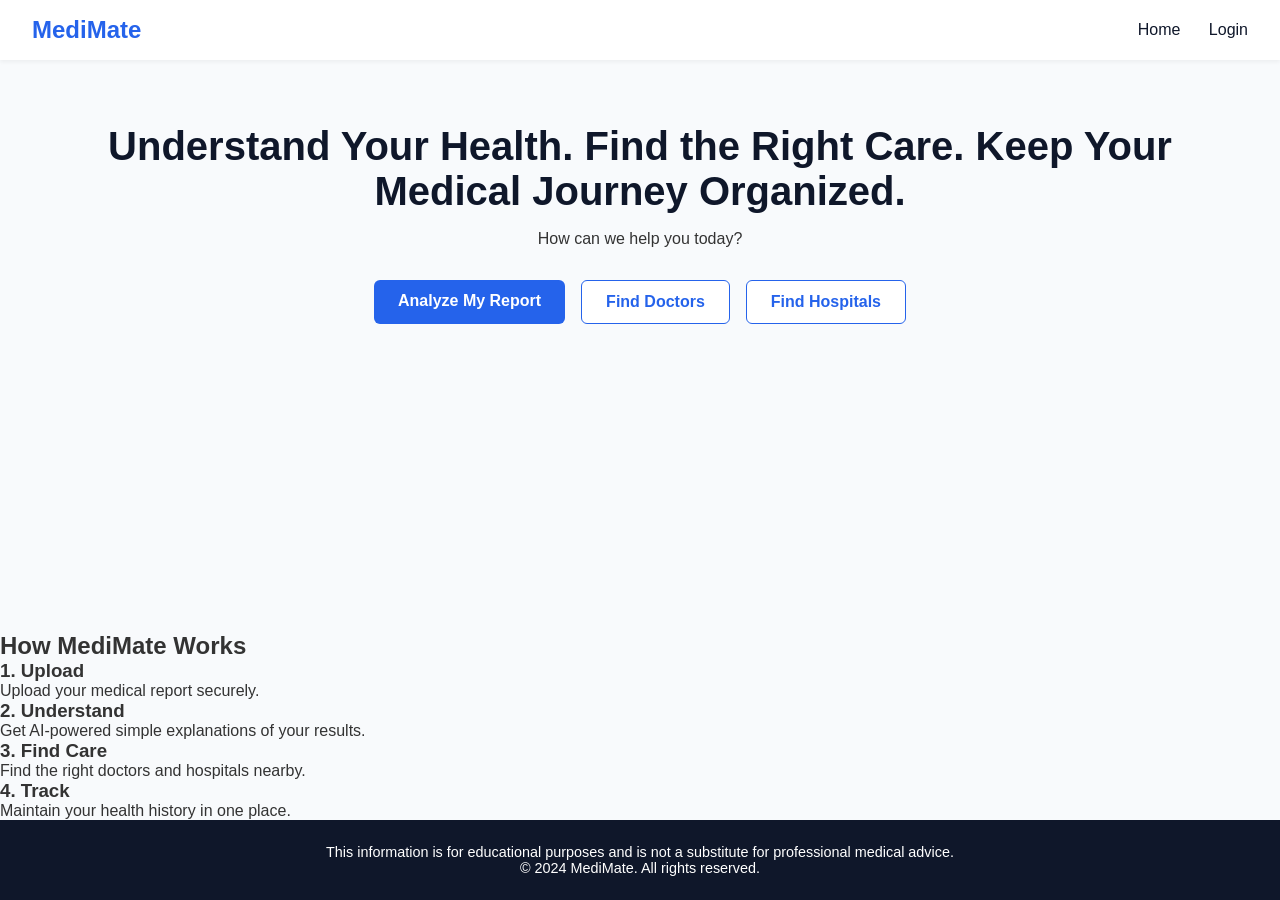
<file: frontend/index.html>
<!DOCTYPE html>
<html lang="en">
<head>
    <meta charset="UTF-8">
    <meta name="viewport" content="width=device-width, initial-scale=1.0">
    <title>MediMate | Understand Your Health</title>
    <link rel="stylesheet" href="css/style.css">
</head>
<body>
    <nav class="navbar">
        <div class="logo">MediMate</div>
        <div class="nav-links">
            <a href="index.html">Home</a>
            <a href="login.html">Login</a>
        </div>
    </nav>

    <main class="hero">
        <h1>Understand Your Health. Find the Right Care. Keep Your Medical Journey Organized.</h1>
        <p>How can we help you today?</p>
        <div class="hero-buttons">
            <a href="login.html" class="btn btn-primary">Analyze My Report</a>
            <a href="doctors.html" class="btn btn-secondary">Find Doctors</a>
            <a href="hospitals.html" class="btn btn-secondary">Find Hospitals</a>
        </div>
    </main>

    <section class="how-it-works">
        <h2>How MediMate Works</h2>
        <div class="steps">
            <div class="step">
                <h3>1. Upload</h3>
                <p>Upload your medical report securely.</p>
            </div>
            <div class="step">
                <h3>2. Understand</h3>
                <p>Get AI-powered simple explanations of your results.</p>
            </div>
            <div class="step">
                <h3>3. Find Care</h3>
                <p>Find the right doctors and hospitals nearby.</p>
            </div>
            <div class="step">
                <h3>4. Track</h3>
                <p>Maintain your health history in one place.</p>
            </div>
        </div>
    </section>

    <footer>
        <p>This information is for educational purposes and is not a substitute for professional medical advice.</p>
        <p>&copy; 2024 MediMate. All rights reserved.</p>
    </footer>
    <script src="js/ui.js"></script>
</body>
</html>
</file>
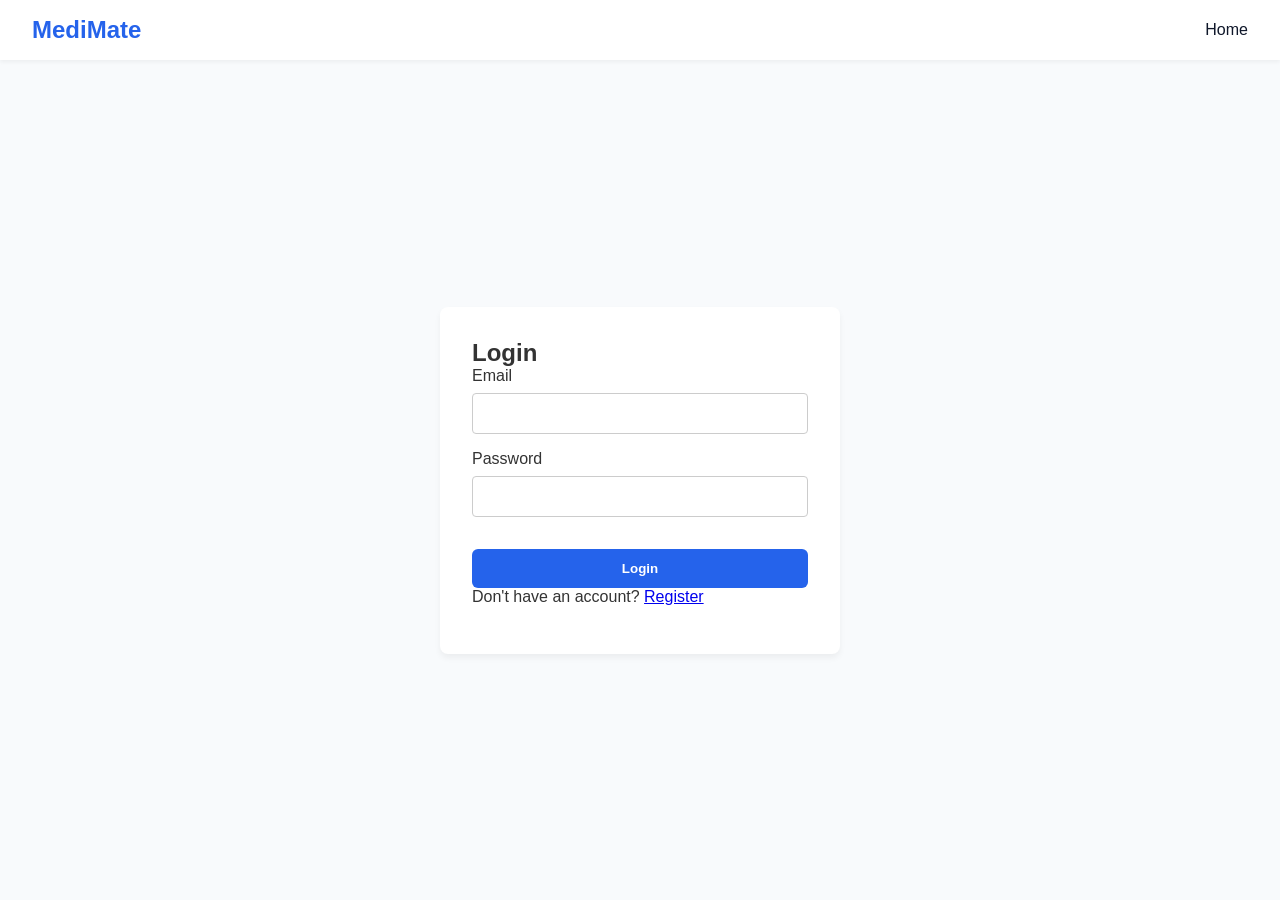
<file: frontend/admin-dashboard.html>
<!DOCTYPE html>
<html lang="en">
<head>
    <meta charset="UTF-8">
    <meta name="viewport" content="width=device-width, initial-scale=1.0">
    <title>Admin Dashboard | MediMate</title>
    <link rel="stylesheet" href="css/style.css">
</head>
<body>
    <nav class="navbar">
        <div class="logo">MediMate Admin</div>
        <div class="nav-links">
            <a href="#" onclick="logout()">Logout</a>
        </div>
    </nav>

    <div class="dashboard-layout">
        <aside class="sidebar">
            <a href="admin-dashboard.html" class="active">Dashboard</a>
            <a href="#" id="nav-hospitals">Hospitals</a>
            <a href="#" id="nav-doctors">Doctors</a>
            <a href="#" id="nav-users">Users</a>
        </aside>

        <main class="main-content">
            <h1>Admin Dashboard</h1>

            <div class="card-grid">
                <div class="card">
                    <h3>Total Users</h3>
                    <p id="admin-users">0</p>
                </div>
                <div class="card">
                    <h3>Pending Hospitals</h3>
                    <p id="admin-hospitals">0</p>
                </div>
            </div>

            <h2 style="margin-top: 2rem;">Pending Approvals</h2>
            <div id="pending-list" class="card-grid">
                <!-- Loaded by JS -->
            </div>
        </main>
    </div>

    <script type="module" src="js/ui.js"></script>
    <script type="module" src="js/auth.js"></script>
    <script type="module" src="js/dashboard.js"></script>
</body>
</html>
</file>
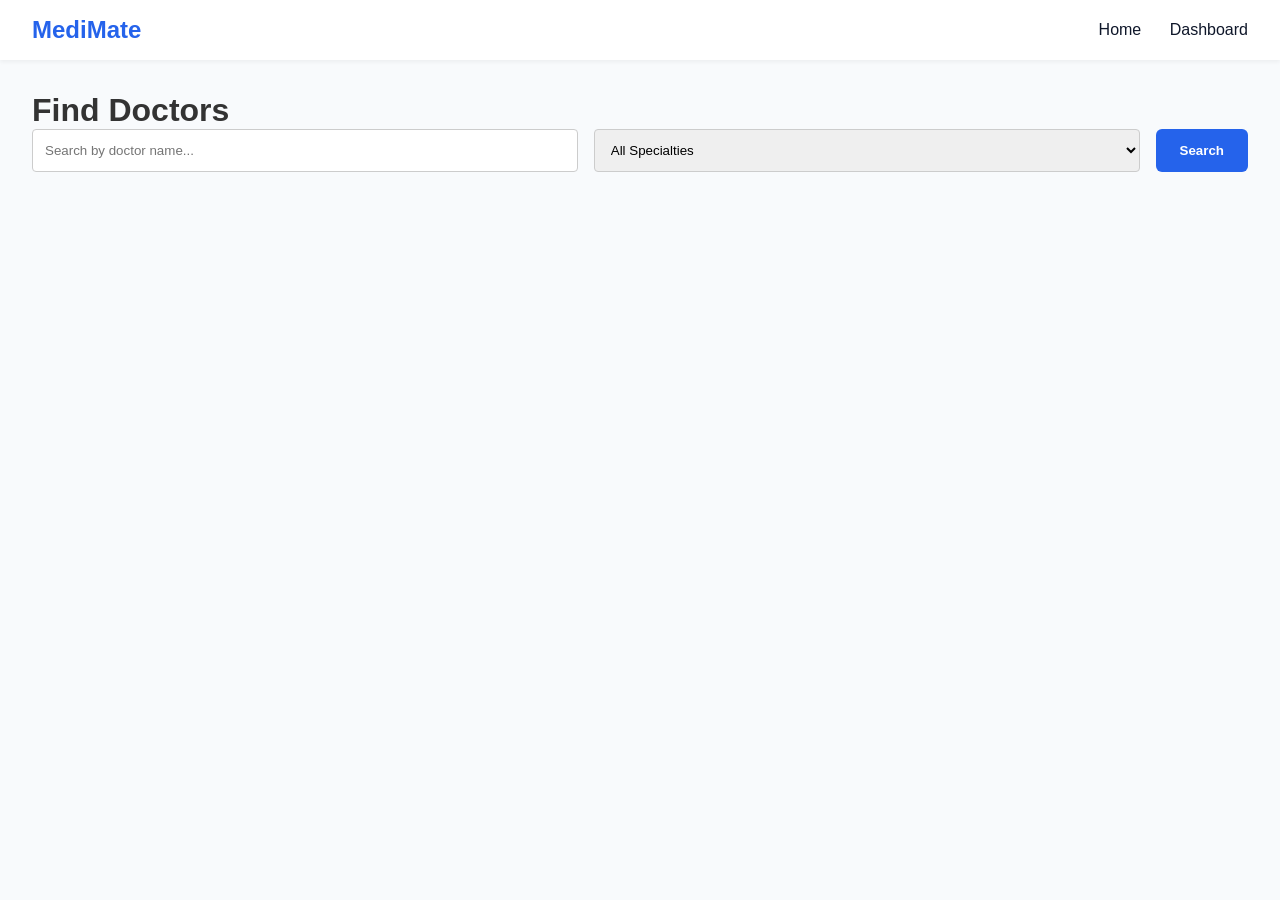
<file: frontend/doctors.html>
<!DOCTYPE html>
<html lang="en">
<head>
    <meta charset="UTF-8">
    <meta name="viewport" content="width=device-width, initial-scale=1.0">
    <title>Find Doctors | MediMate</title>
    <link rel="stylesheet" href="css/style.css">
    <style>
        .search-bar { display: flex; gap: 1rem; margin-bottom: 2rem; flex-wrap: wrap; }
        .search-bar input, .search-bar select { padding: 0.75rem; border: 1px solid #ccc; border-radius: 4px; flex: 1; min-width: 200px; }
    </style>
</head>
<body>
    <nav class="navbar">
        <div class="logo">MediMate</div>
        <div class="nav-links">
            <a href="index.html">Home</a>
            <a href="patient-dashboard.html">Dashboard</a>
        </div>
    </nav>

    <main class="main-content">
        <h1>Find Doctors</h1>

        <div class="search-bar">
            <input type="text" id="search-name" placeholder="Search by doctor name...">
            <select id="search-spec">
                <option value="">All Specialties</option>
            </select>
            <button class="btn btn-primary" onclick="searchDoctors()">Search</button>
        </div>

        <div id="doctors-list" class="card-grid">
            <!-- Loaded by JS -->
        </div>
    </main>

    <script type="module" src="js/ui.js"></script>
    <script type="module" src="js/doctors.js"></script>
</body>
</html>
</file>
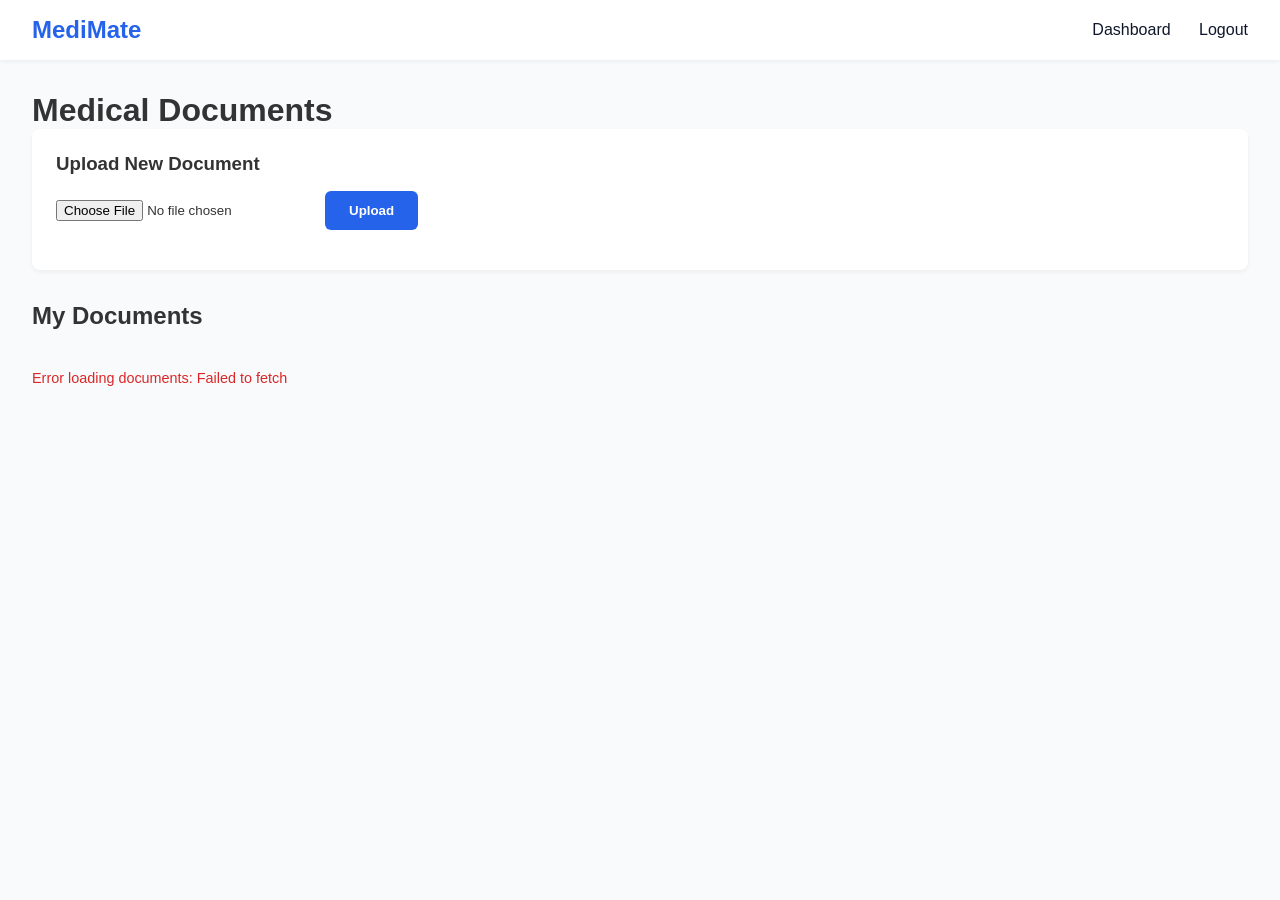
<file: frontend/documents.html>
<!DOCTYPE html>
<html lang="en">
<head>
    <meta charset="UTF-8">
    <meta name="viewport" content="width=device-width, initial-scale=1.0">
    <title>My Documents | MediMate</title>
    <link rel="stylesheet" href="css/style.css">
</head>
<body>
    <nav class="navbar">
        <div class="logo">MediMate</div>
        <div class="nav-links">
            <a href="patient-dashboard.html">Dashboard</a>
            <a href="#" onclick="logout()">Logout</a>
        </div>
    </nav>

    <div class="dashboard-layout">
        <main class="main-content">
            <h1>Medical Documents</h1>

            <div class="card" style="margin-bottom: 2rem;">
                <h3>Upload New Document</h3>
                <form id="upload-form" style="display: flex; gap: 1rem; align-items: center; margin-top: 1rem;">
                    <input type="file" id="file-input" required accept=".pdf,.jpg,.jpeg,.png">
                    <button type="submit" class="btn btn-primary" id="upload-btn">Upload</button>
                </form>
                <div id="upload-error" class="error"></div>
            </div>

            <h2>My Documents</h2>
            <div id="documents-list" class="card-grid">
                <!-- Documents loaded here -->
            </div>
        </main>
    </div>

    <script type="module" src="js/ui.js"></script>
    <script type="module" src="js/auth.js"></script>
    <script type="module" src="js/documents.js"></script>
</body>
</html>
</file>
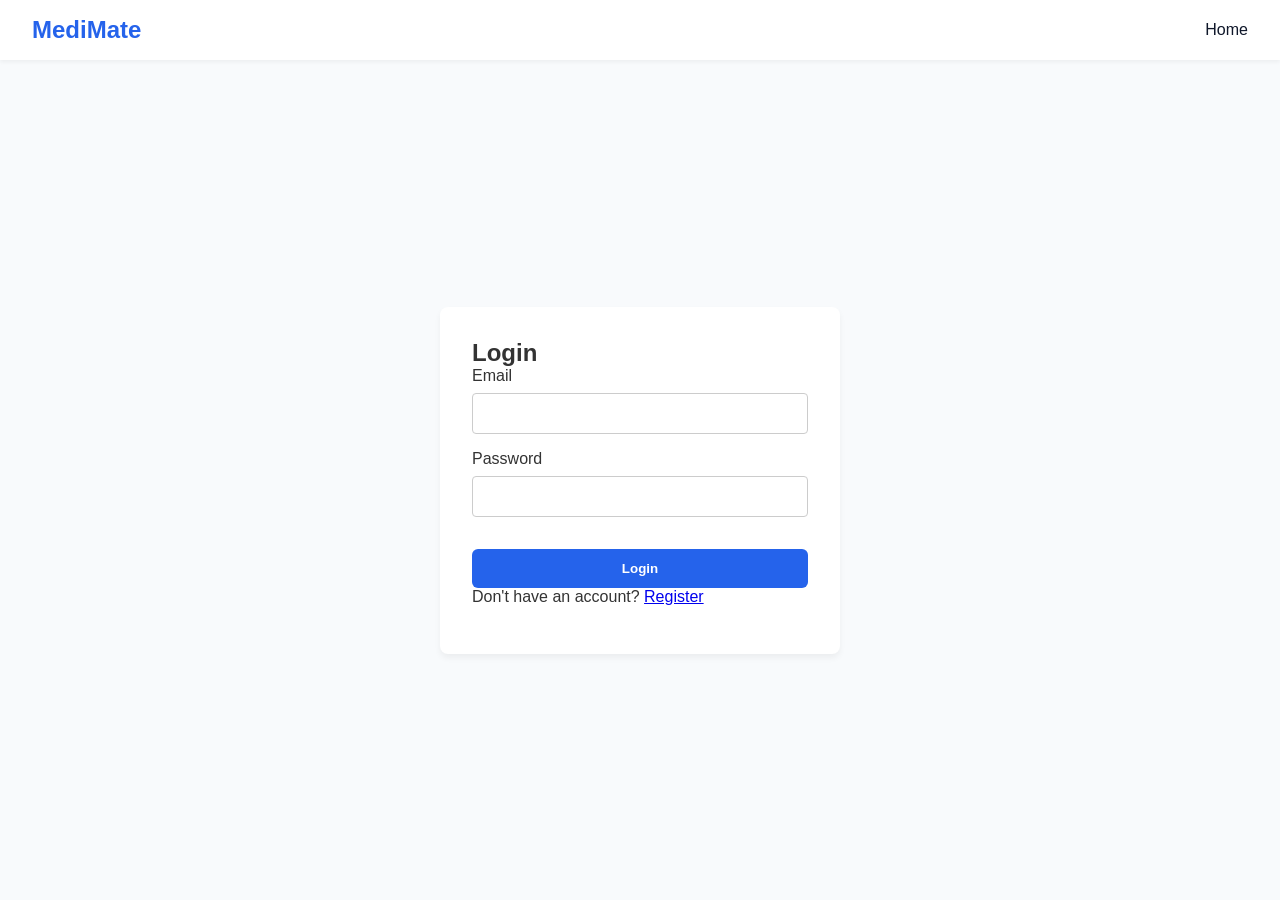
<file: frontend/hospital-dashboard.html>
<!DOCTYPE html>
<html lang="en">
<head>
    <meta charset="UTF-8">
    <meta name="viewport" content="width=device-width, initial-scale=1.0">
    <title>Hospital Dashboard | MediMate</title>
    <link rel="stylesheet" href="css/style.css">
</head>
<body>
    <nav class="navbar">
        <div class="logo">MediMate (Hospital)</div>
        <div class="nav-links">
            <a href="#" onclick="logout()">Logout</a>
        </div>
    </nav>

    <div class="dashboard-layout">
        <aside class="sidebar">
            <a href="hospital-dashboard.html" class="active">Dashboard</a>
            <a href="#">Doctors</a>
            <a href="#">Services</a>
            <a href="#">Profile</a>
        </aside>

        <main class="main-content">
            <h1>Hospital Dashboard</h1>
            <div id="approval-status" class="card" style="margin-bottom: 1rem; background: var(--warning); color: white; display: none;">
                Your account is pending admin approval. Some features may be restricted.
            </div>

            <div class="card-grid">
                <div class="card">
                    <h3>Total Doctors</h3>
                    <p id="hosp-docs">0</p>
                </div>
                <div class="card">
                    <h3>Total Services</h3>
                    <p id="hosp-serv">0</p>
                </div>
            </div>

            <h2 style="margin-top: 2rem;">Manage Doctors</h2>
            <div class="card">
                <p>Doctor management functionality will be implemented here.</p>
            </div>
        </main>
    </div>

    <script type="module" src="js/ui.js"></script>
    <script type="module" src="js/auth.js"></script>
    <script type="module" src="js/dashboard.js"></script>
</body>
</html>
</file>
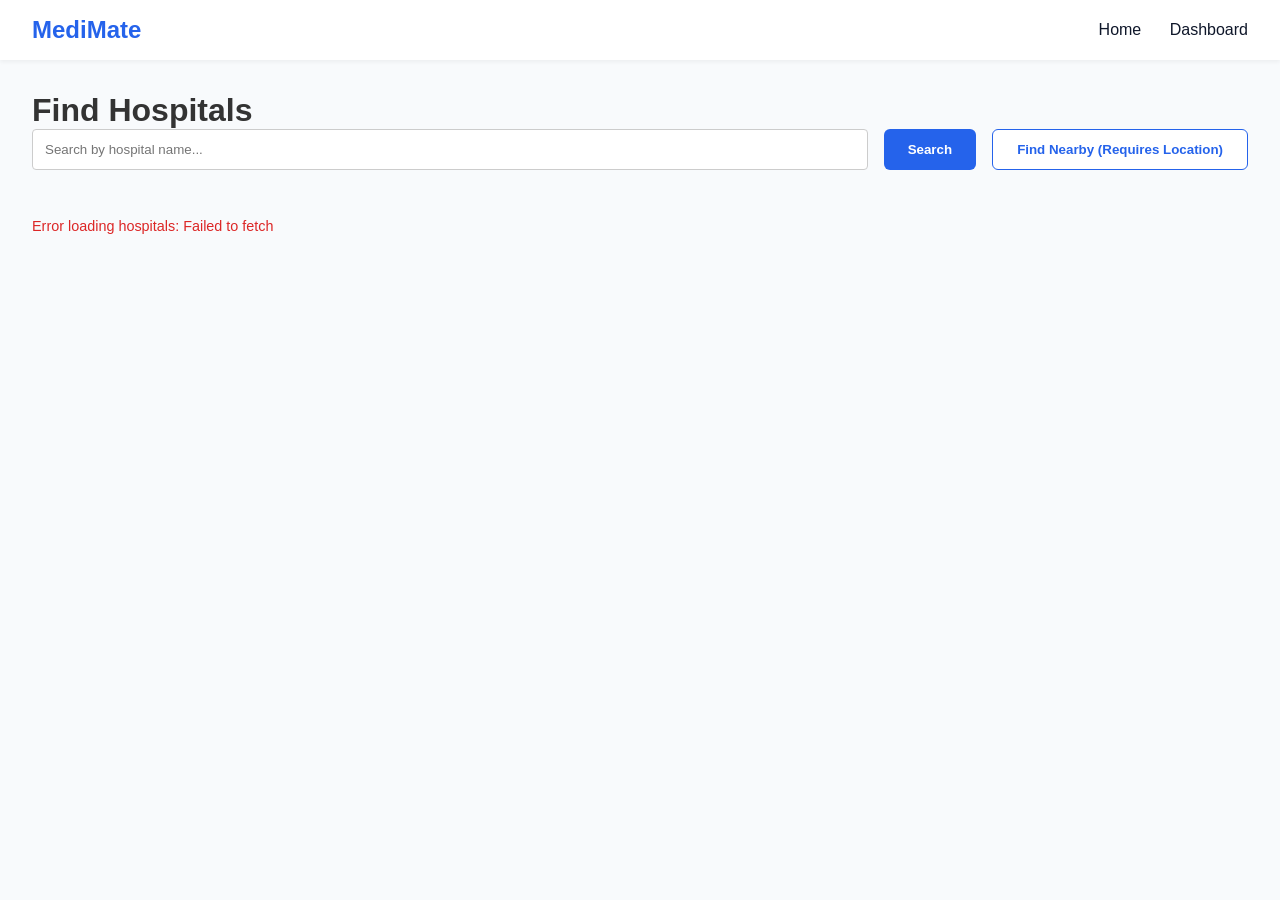
<file: frontend/hospitals.html>
<!DOCTYPE html>
<html lang="en">
<head>
    <meta charset="UTF-8">
    <meta name="viewport" content="width=device-width, initial-scale=1.0">
    <title>Find Hospitals | MediMate</title>
    <link rel="stylesheet" href="css/style.css">
    <style>
        .search-bar { display: flex; gap: 1rem; margin-bottom: 2rem; flex-wrap: wrap; }
        .search-bar input { padding: 0.75rem; border: 1px solid #ccc; border-radius: 4px; flex: 1; min-width: 200px; }
    </style>
</head>
<body>
    <nav class="navbar">
        <div class="logo">MediMate</div>
        <div class="nav-links">
            <a href="index.html">Home</a>
            <a href="patient-dashboard.html">Dashboard</a>
        </div>
    </nav>

    <main class="main-content">
        <h1>Find Hospitals</h1>

        <div class="search-bar">
            <input type="text" id="search-name" placeholder="Search by hospital name...">
            <button class="btn btn-primary" onclick="searchHospitals()">Search</button>
            <button class="btn btn-secondary" onclick="findNearby()">Find Nearby (Requires Location)</button>
        </div>

        <div id="hospitals-list" class="card-grid">
            <!-- Loaded by JS -->
        </div>
    </main>

    <script type="module" src="js/ui.js"></script>
    <script type="module" src="js/hospitals.js"></script>
</body>
</html>
</file>
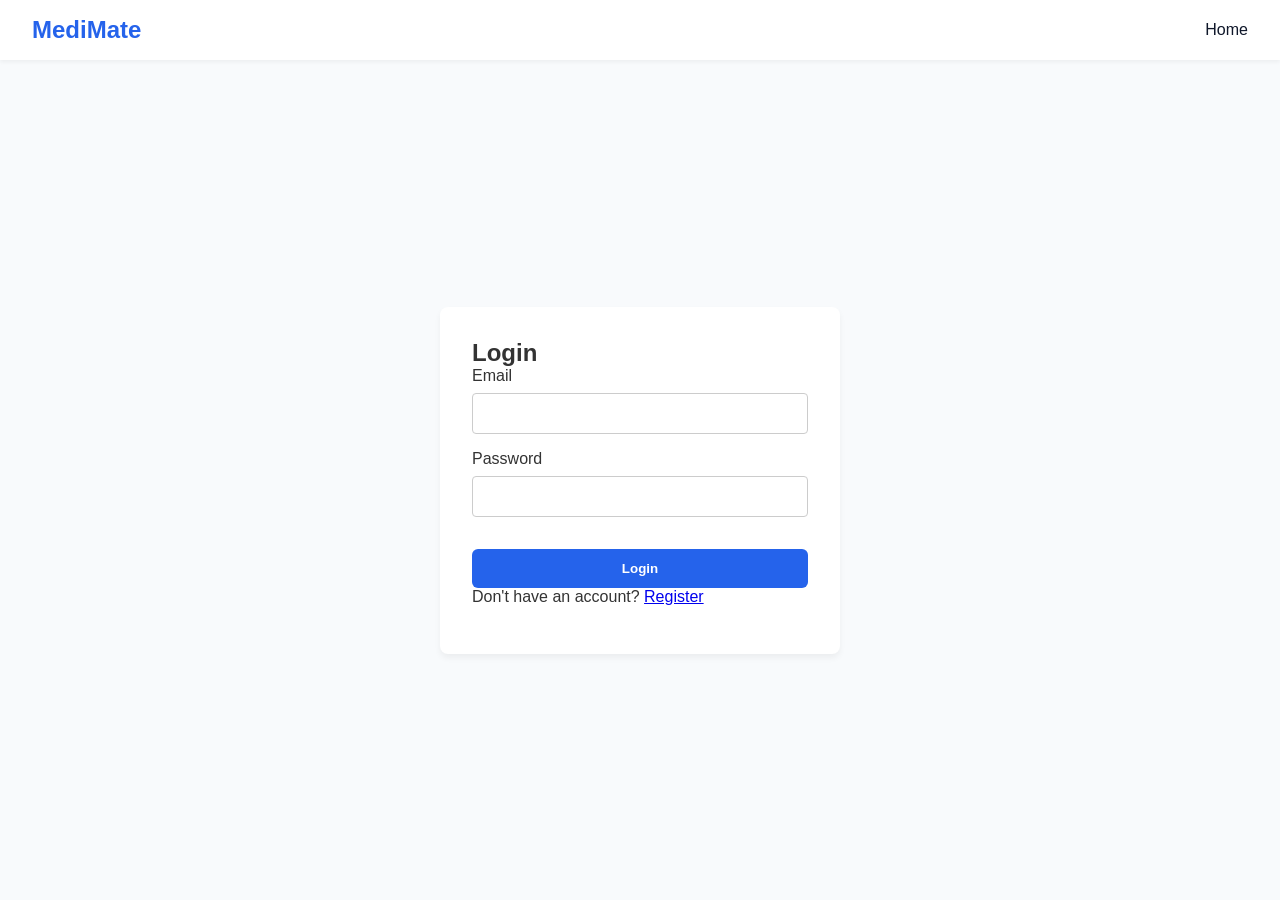
<file: frontend/login.html>
<!DOCTYPE html>
<html lang="en">
<head>
    <meta charset="UTF-8">
    <meta name="viewport" content="width=device-width, initial-scale=1.0">
    <title>Login / Register | MediMate</title>
    <link rel="stylesheet" href="css/style.css">
</head>
<body>
    <nav class="navbar">
        <div class="logo">MediMate</div>
        <div class="nav-links">
            <a href="index.html">Home</a>
        </div>
    </nav>

    <main class="auth-container">
        <div class="auth-box">
            <h2 id="form-title">Login</h2>
            <form id="auth-form">
                <div class="input-group">
                    <label for="email">Email</label>
                    <input type="email" id="email" required>
                </div>
                <div class="input-group">
                    <label for="password">Password</label>
                    <input type="password" id="password" required>
                </div>
                <div class="input-group register-only" style="display: none;">
                    <label for="role">Role</label>
                    <select id="role">
                        <option value="PATIENT">Patient</option>
                        <option value="HOSPITAL">Hospital</option>
                    </select>
                </div>
                <button type="submit" class="btn btn-primary" id="submit-btn">Login</button>
            </form>
            <p id="toggle-text">Don't have an account? <a href="#" id="toggle-auth">Register</a></p>
            <div id="error-message" class="error"></div>
        </div>
    </main>

    <script type="module" src="js/auth.js"></script>
</body>
</html>
</file>
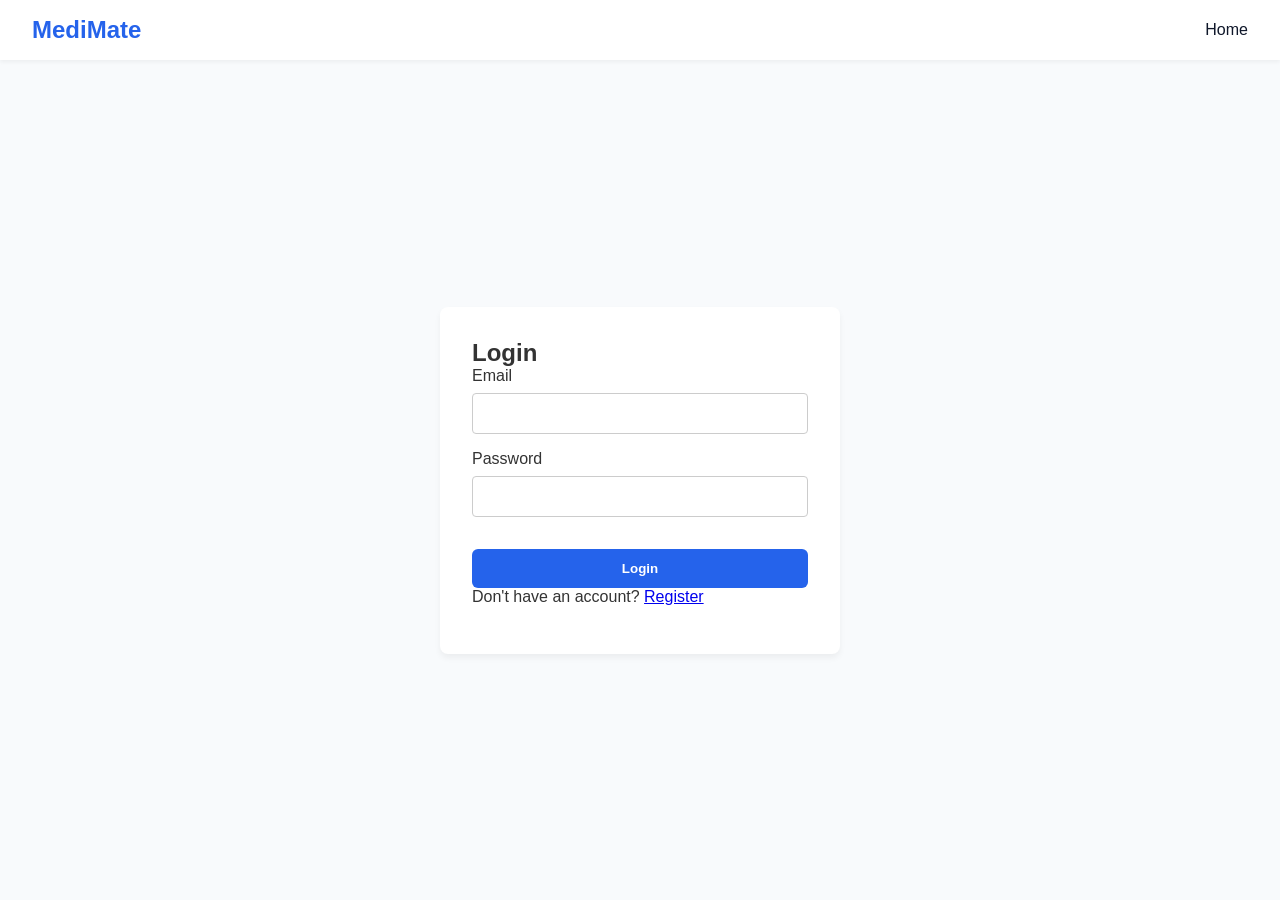
<file: frontend/patient-dashboard.html>
<!DOCTYPE html>
<html lang="en">
<head>
    <meta charset="UTF-8">
    <meta name="viewport" content="width=device-width, initial-scale=1.0">
    <title>Patient Dashboard | MediMate</title>
    <link rel="stylesheet" href="css/style.css">
</head>
<body>
    <nav class="navbar">
        <div class="logo">MediMate</div>
        <div class="nav-links">
            <a href="#" onclick="logout()">Logout</a>
        </div>
    </nav>

    <div class="dashboard-layout">
        <aside class="sidebar">
            <a href="patient-dashboard.html" class="active">Dashboard</a>
            <a href="report-analysis.html">Analyze Report</a>
            <a href="documents.html">Medical Documents</a>
            <a href="doctors.html">Find Doctors</a>
            <a href="hospitals.html">Find Hospitals</a>
            <a href="profile.html">Profile</a>
        </aside>

        <main class="main-content">
            <h1 id="welcome-msg">Good Morning</h1>

            <h2>Health Overview</h2>
            <div class="card-grid">
                <div class="card">
                    <h3>Reports Analyzed</h3>
                    <p id="stats-reports">0</p>
                </div>
                <div class="card">
                    <h3>Medical Documents</h3>
                    <p id="stats-docs">0</p>
                </div>
            </div>

            <h2 style="margin-top: 2rem;">Recent Medical Activity</h2>
            <div id="recent-activity" class="card-grid">
                <!-- Activity populated by JS -->
            </div>
        </main>
    </div>

    <script type="module" src="js/ui.js"></script>
    <script type="module" src="js/auth.js"></script>
    <script type="module" src="js/dashboard.js"></script>
</body>
</html>
</file>
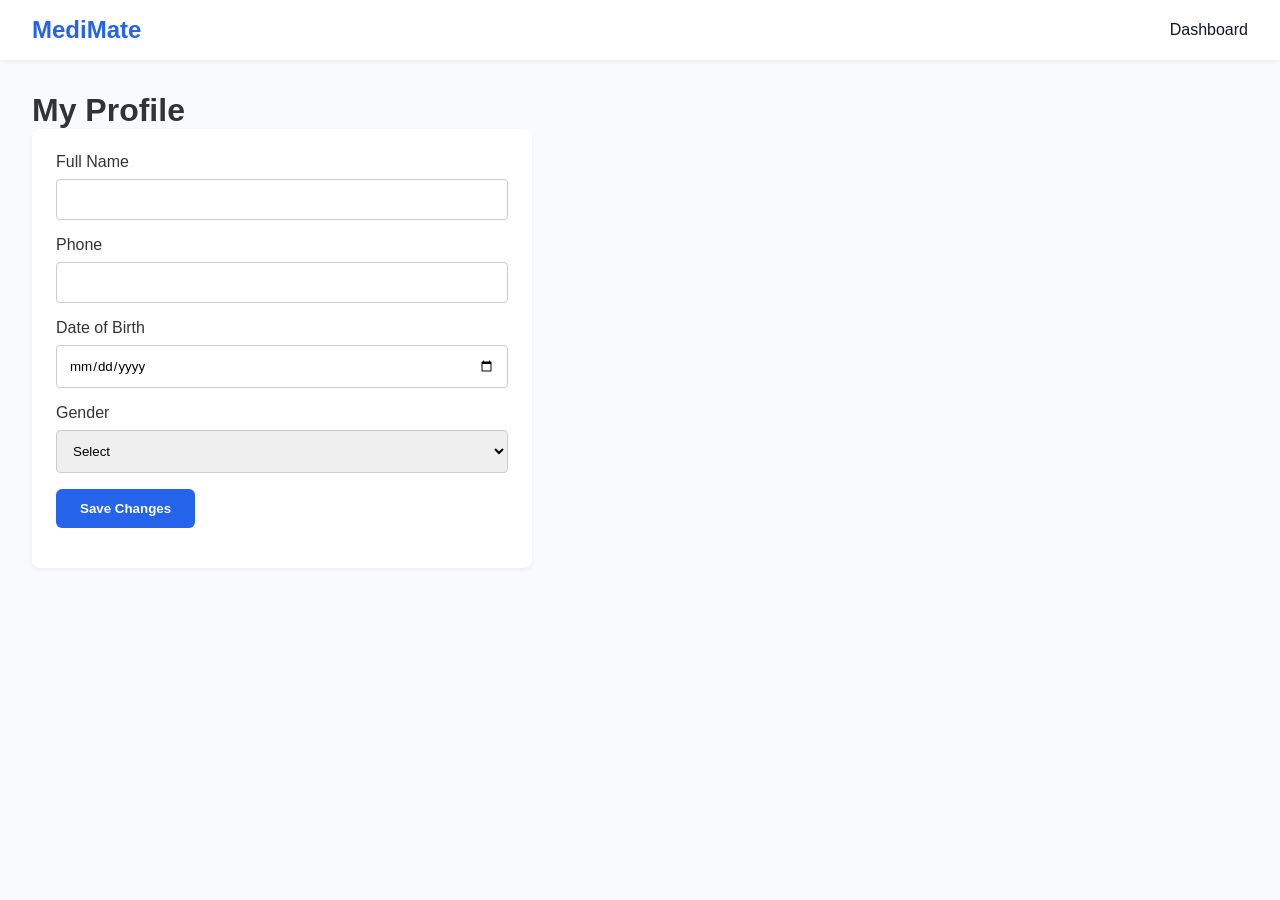
<file: frontend/profile.html>
<!DOCTYPE html>
<html lang="en">
<head>
    <meta charset="UTF-8">
    <meta name="viewport" content="width=device-width, initial-scale=1.0">
    <title>Profile | MediMate</title>
    <link rel="stylesheet" href="css/style.css">
</head>
<body>
    <nav class="navbar">
        <div class="logo">MediMate</div>
        <div class="nav-links">
            <a href="patient-dashboard.html">Dashboard</a>
        </div>
    </nav>

    <div class="dashboard-layout">
        <main class="main-content">
            <h1>My Profile</h1>
            <div class="card" style="max-width: 500px;">
                <form id="profile-form">
                    <div class="input-group">
                        <label>Full Name</label>
                        <input type="text" id="full_name">
                    </div>
                    <div class="input-group">
                        <label>Phone</label>
                        <input type="text" id="phone">
                    </div>
                    <div class="input-group">
                        <label>Date of Birth</label>
                        <input type="date" id="dob">
                    </div>
                    <div class="input-group">
                        <label>Gender</label>
                        <select id="gender">
                            <option value="">Select</option>
                            <option value="Male">Male</option>
                            <option value="Female">Female</option>
                            <option value="Other">Other</option>
                        </select>
                    </div>
                    <button type="submit" class="btn btn-primary" id="save-btn">Save Changes</button>
                    <div id="profile-msg" style="margin-top: 1rem; color: var(--success);"></div>
                </form>
            </div>
        </main>
    </div>

    <script type="module" src="js/api.js"></script>
    <script type="module">
        import { request } from './js/api.js';

        document.addEventListener('DOMContentLoaded', async () => {
            try {
                const profile = await request('/patients/me');
                document.getElementById('full_name').value = profile.full_name || '';
                document.getElementById('phone').value = profile.phone || '';
                document.getElementById('dob').value = profile.dob || '';
                document.getElementById('gender').value = profile.gender || '';
            } catch (e) {
                console.error(e);
            }
        });

        document.getElementById('profile-form').addEventListener('submit', async (e) => {
            e.preventDefault();
            const btn = document.getElementById('save-btn');
            btn.textContent = 'Saving...';
            btn.disabled = true;

            const data = {
                full_name: document.getElementById('full_name').value,
                phone: document.getElementById('phone').value,
                dob: document.getElementById('dob').value,
                gender: document.getElementById('gender').value,
            };

            try {
                await request('/patients/me', {
                    method: 'PUT',
                    body: JSON.stringify(data)
                });
                document.getElementById('profile-msg').textContent = 'Profile updated successfully!';
            } catch (err) {
                document.getElementById('profile-msg').textContent = 'Error: ' + err.message;
                document.getElementById('profile-msg').style.color = 'var(--danger)';
            } finally {
                btn.textContent = 'Save Changes';
                btn.disabled = false;
                setTimeout(() => document.getElementById('profile-msg').textContent='', 3000);
            }
        });
    </script>
</body>
</html>
</file>
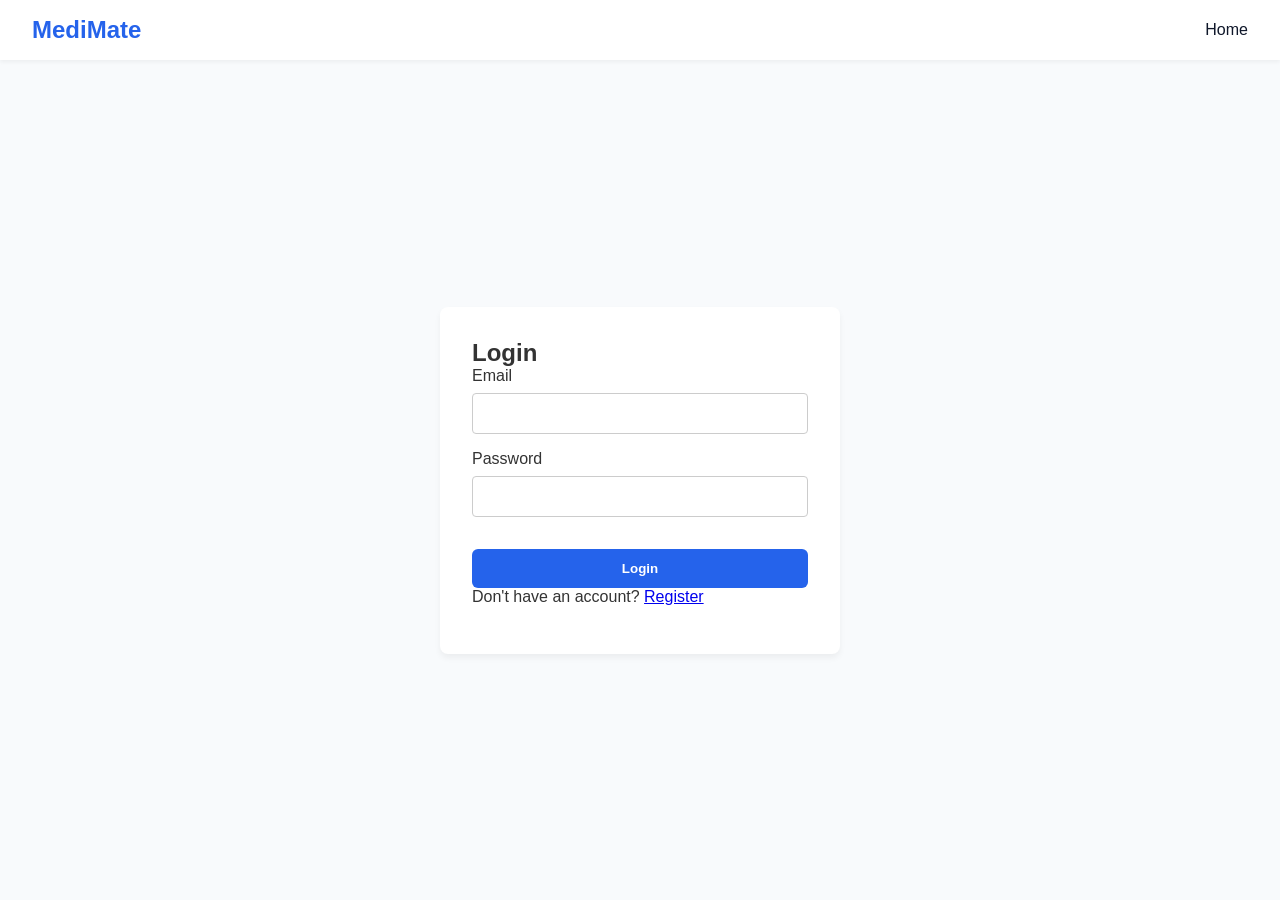
<file: frontend/report-analysis.html>
<!DOCTYPE html>
<html lang="en">
<head>
    <meta charset="UTF-8">
    <meta name="viewport" content="width=device-width, initial-scale=1.0">
    <title>Report Analysis | MediMate</title>
    <link rel="stylesheet" href="css/style.css">
    <style>
        .analysis-container { max-width: 800px; margin: 0 auto; }
        .lang-toggle { display: flex; gap: 1rem; margin-bottom: 1rem; }
        .lang-btn { cursor: pointer; padding: 0.5rem 1rem; border: 1px solid var(--primary); border-radius: 4px; }
        .lang-btn.active { background: var(--primary); color: white; }
        .status-badge { padding: 0.25rem 0.5rem; border-radius: 4px; font-size: 0.8rem; font-weight: bold; }
        .status-Normal { background: var(--success); color: white; }
        .status-High, .status-Low, .status-Abnormal { background: var(--danger); color: white; }
        .observation-row { display: flex; justify-content: space-between; padding: 0.5rem; border-bottom: 1px solid #eee; }
    </style>
</head>
<body>
    <nav class="navbar">
        <div class="logo">MediMate</div>
        <div class="nav-links">
            <a href="patient-dashboard.html">Dashboard</a>
            <a href="documents.html">My Documents</a>
        </div>
    </nav>

    <main class="main-content analysis-container">
        <h1>AI Report Analysis</h1>

        <div id="loading" style="display: none; text-align: center; padding: 2rem;">
            <h2>Analyzing your report...</h2>
            <p>Please wait, our AI is reading the medical text.</p>
        </div>

        <div id="no-doc" style="display: none;">
            <p>No document selected. Go to <a href="documents.html">My Documents</a> to analyze a report.</p>
        </div>

        <div id="analysis-content" style="display: none;">
            <div class="card" style="margin-bottom: 1rem;">
                <h2>Summary</h2>
                <p id="a-summary"></p>
            </div>

            <div class="card" style="margin-bottom: 1rem;">
                <h2>Key Findings</h2>
                <div id="a-observations"></div>
            </div>

            <div class="card" style="margin-bottom: 1rem;">
                <h2>Simple Explanation</h2>
                <div class="lang-toggle">
                    <div class="lang-btn active" onclick="setLang('en')">English</div>
                    <div class="lang-btn" onclick="setLang('ta')">தமிழ்</div>
                </div>
                <p id="a-explanation-en"></p>
                <p id="a-explanation-ta" style="display: none;"></p>
            </div>

            <div class="card" style="margin-bottom: 1rem;">
                <h2>Questions You Can Ask Your Doctor</h2>
                <ul id="a-questions" style="margin-left: 1.5rem;"></ul>
            </div>

            <div class="card">
                <h2>Recommended Follow-up</h2>
                <ul id="a-followup" style="margin-left: 1.5rem;"></ul>
            </div>

            <p style="margin-top: 2rem; font-size: 0.9rem; color: var(--text-muted); text-align: center;">
                <em>Disclaimer: This AI analysis is for educational purposes only. It is not a substitute for professional medical advice, diagnosis, or treatment. Always seek the advice of your physician.</em>
            </p>
        </div>
    </main>

    <script type="module" src="js/ui.js"></script>
    <script type="module" src="js/auth.js"></script>
    <script type="module" src="js/reports.js"></script>
</body>
</html>
</file>
<file: frontend/css/style.css>
:root {
    --primary: #2563EB;
    --dark: #0F172A;
    --background: #F8FAFC;
    --card: #FFFFFF;
    --success: #16A34A;
    --warning: #F59E0B;
    --danger: #DC2626;
    --text-main: #333333;
    --text-muted: #666666;
}

* {
    box-sizing: border-box;
    margin: 0;
    padding: 0;
    font-family: -apple-system, BlinkMacSystemFont, "Segoe UI", Roboto, Helvetica, Arial, sans-serif;
}

body {
    background-color: var(--background);
    color: var(--text-main);
    display: flex;
    flex-direction: column;
    min-height: 100vh;
}

/* Navbar */
.navbar {
    display: flex;
    justify-content: space-between;
    align-items: center;
    padding: 1rem 2rem;
    background-color: var(--card);
    box-shadow: 0 2px 4px rgba(0,0,0,0.05);
}

.logo {
    font-size: 1.5rem;
    font-weight: bold;
    color: var(--primary);
}

.nav-links a {
    text-decoration: none;
    color: var(--dark);
    margin-left: 1.5rem;
    font-weight: 500;
}

/* Buttons */
.btn {
    padding: 0.75rem 1.5rem;
    border: none;
    border-radius: 6px;
    cursor: pointer;
    font-weight: 600;
    text-decoration: none;
    display: inline-block;
}

.btn-primary {
    background-color: var(--primary);
    color: white;
}

.btn-secondary {
    background-color: white;
    color: var(--primary);
    border: 1px solid var(--primary);
}

/* Hero Section */
.hero {
    text-align: center;
    padding: 4rem 2rem;
    flex: 1;
}

.hero h1 {
    font-size: 2.5rem;
    color: var(--dark);
    margin-bottom: 1rem;
}

.hero-buttons {
    margin-top: 2rem;
    display: flex;
    justify-content: center;
    gap: 1rem;
}

/* Auth Container */
.auth-container {
    display: flex;
    justify-content: center;
    align-items: center;
    flex: 1;
}

.auth-box {
    background: var(--card);
    padding: 2rem;
    border-radius: 8px;
    box-shadow: 0 4px 6px rgba(0,0,0,0.05);
    width: 100%;
    max-width: 400px;
}

.input-group {
    margin-bottom: 1rem;
}

.input-group label {
    display: block;
    margin-bottom: 0.5rem;
    font-weight: 500;
}

.input-group input, .input-group select {
    width: 100%;
    padding: 0.75rem;
    border: 1px solid #ccc;
    border-radius: 4px;
}

.auth-box button {
    width: 100%;
    margin-top: 1rem;
}

.error {
    color: var(--danger);
    margin-top: 1rem;
    font-size: 0.9rem;
}

/* Dashboard Layout */
.dashboard-layout {
    display: flex;
    flex: 1;
}

.sidebar {
    width: 250px;
    background-color: var(--card);
    padding: 2rem 1rem;
    border-right: 1px solid #eee;
}

.sidebar a {
    display: block;
    padding: 0.75rem 1rem;
    color: var(--dark);
    text-decoration: none;
    border-radius: 4px;
    margin-bottom: 0.5rem;
}

.sidebar a:hover, .sidebar a.active {
    background-color: var(--primary);
    color: white;
}

.main-content {
    flex: 1;
    padding: 2rem;
}

/* Cards */
.card-grid {
    display: grid;
    grid-template-columns: repeat(auto-fill, minmax(250px, 1fr));
    gap: 1.5rem;
    margin-top: 1.5rem;
}

.card {
    background: var(--card);
    padding: 1.5rem;
    border-radius: 8px;
    box-shadow: 0 2px 4px rgba(0,0,0,0.05);
}

footer {
    text-align: center;
    padding: 1.5rem;
    background-color: var(--dark);
    color: white;
    font-size: 0.9rem;
}
</file>
